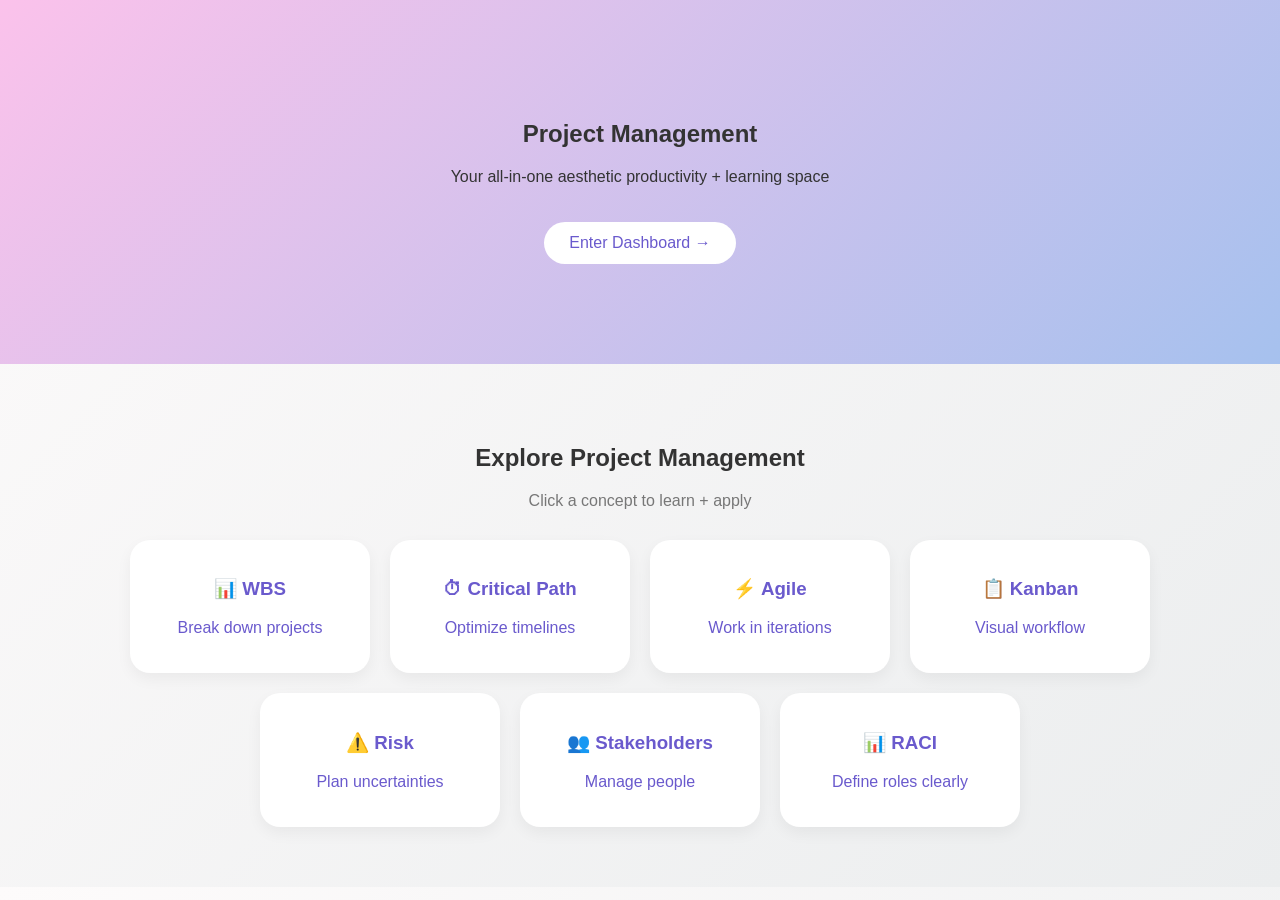
<file: index.html>
<!DOCTYPE html>
<html lang="en">
<head>
  <meta charset="UTF-8">
  <title>Project Management</title>
  <link rel="stylesheet" href="style.css">
</head>

<body>

<!-- HERO -->
<section class="hero">
  <h1>Project Management</h1>
  <p>Your all-in-one aesthetic productivity + learning space</p>
  <a href="app.html" class="cta">Enter Dashboard →</a>
</section>

<!-- LEARN SECTION (MOVED UP 🔥) -->
<section class="learn-preview">

  <h2>Explore Project Management</h2>
  <p class="subtitle">Click a concept to learn + apply</p>

  <div class="learn-grid">

    <a href="learn/wbs.html" class="learn-card">
      <h3>📊 WBS</h3>
      <p>Break down projects</p>
    </a>

    <a href="learn/critical.html" class="learn-card">
      <h3>⏱ Critical Path</h3>
      <p>Optimize timelines</p>
    </a>

    <a href="learn/agile.html" class="learn-card">
      <h3>⚡ Agile</h3>
      <p>Work in iterations</p>
    </a>

    <a href="learn/kanban.html" class="learn-card">
      <h3>📋 Kanban</h3>
      <p>Visual workflow</p>
    </a>

    <a href="learn/risk.html" class="learn-card">
      <h3>⚠️ Risk</h3>
      <p>Plan uncertainties</p>
    </a>

    <a href="learn/stakeholder.html" class="learn-card">
      <h3>👥 Stakeholders</h3>
      <p>Manage people</p>
    </a>

    <a href="learn/raci.html" class="learn-card">
        <h3>📊 RACI</h3>
        <p>Define roles clearly</p> 
    </a>

  </div>

</section>

</body>
</html>
</file>
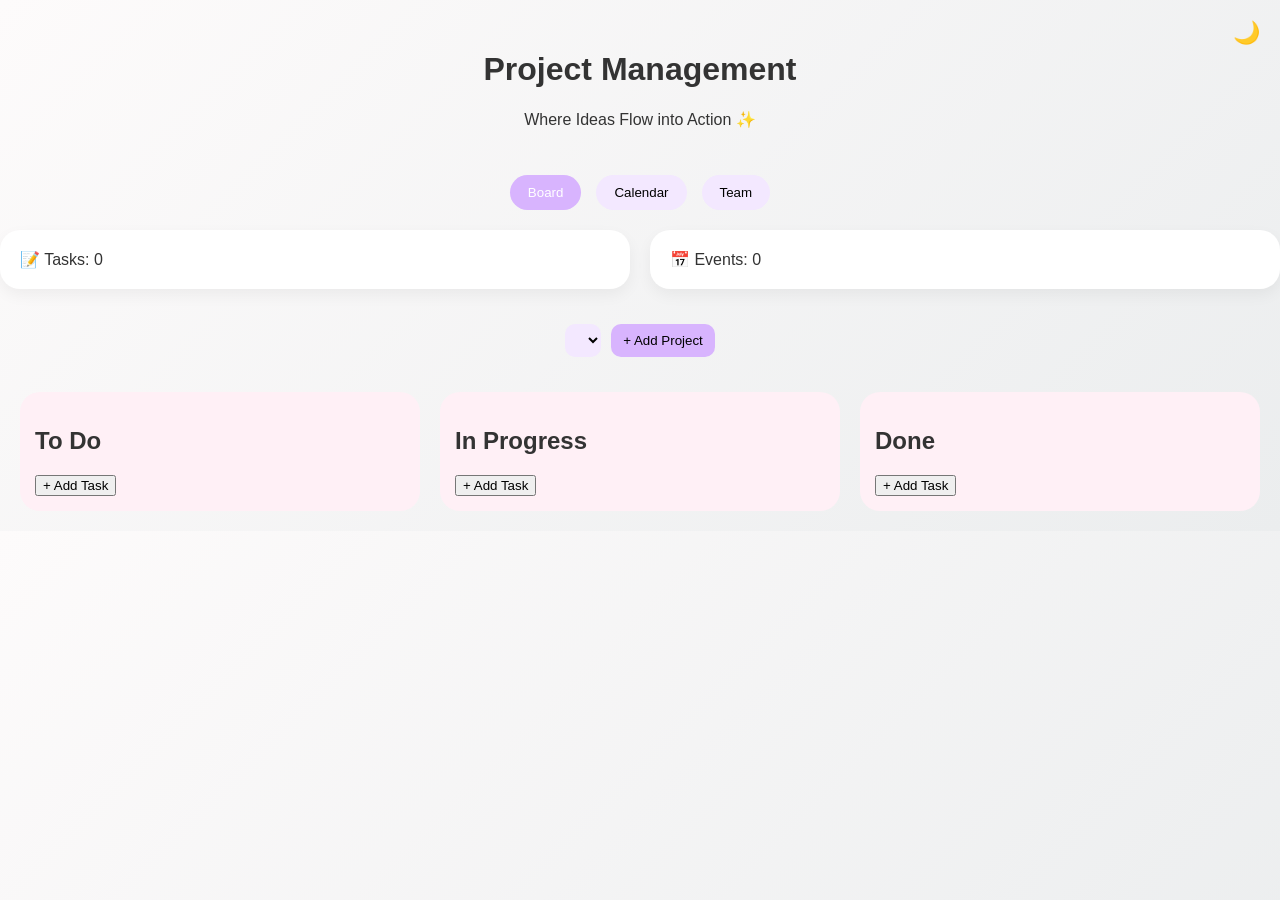
<file: app.html>
<!DOCTYPE html>
<html lang="en">
<head>
  <meta charset="UTF-8">
  <title>Project Management Dashboard</title>
  <link rel="stylesheet" href="style.css">
</head>

<body>

<header>
  <h1>Project Management</h1>
  <p>Where Ideas Flow into Action ✨</p>

  <div class="header-actions">
    <span class="icon-btn" onclick="toggleTheme()">🌙</span>
  </div>
</header>

<nav class="tabs">
  <button onclick="showTab('board', this)" class="active-tab">Board</button>
  <button onclick="showTab('calendar', this)">Calendar</button>
  <button onclick="showTab('team', this)">Team</button>
</nav>

<!-- OVERVIEW -->
<div class="overview">
  <div class="card">📝 Tasks: <span id="taskCount">0</span></div>
  <div class="card">📅 Events: <span id="eventCount">0</span></div>
</div>

<div class="project-bar">

  <select id="projectSelect" onchange="switchProject()"></select>

  <button onclick="createProject()">+ Add Project</button>

</div>

<!-- BOARD -->
<section id="board" class="tab active">
  <div class="board">

    <div class="column" id="todo">
      <h2>To Do</h2>
      <div class="task-list"></div>
      <button onclick="addTask('todo')">+ Add Task</button>
    </div>

    <div class="column" id="progress">
      <h2>In Progress</h2>
      <div class="task-list"></div>
      <button onclick="addTask('progress')">+ Add Task</button>
    </div>

    <div class="column" id="done">
      <h2>Done</h2>
      <div class="task-list"></div>
      <button onclick="addTask('done')">+ Add Task</button>
    </div>

  </div>
</section>

<!-- CALENDAR -->
<section id="calendar" class="tab">
  <h2>Monthly Planner 📅</h2>
  <div id="calendarGrid"></div>
</section>

<!-- TEAM -->
<section id="team" class="tab">
  <h2>Team Members 👥</h2>

  <div class="invite-box">
    <input type="email" id="emailInput" placeholder="Add collaborator email">
    <button onclick="addCollaborator()">Invite</button>
  </div>

  <div id="collaborators"></div>
</section>

<script src="script.js"></script>
</body>
</html>
</file>
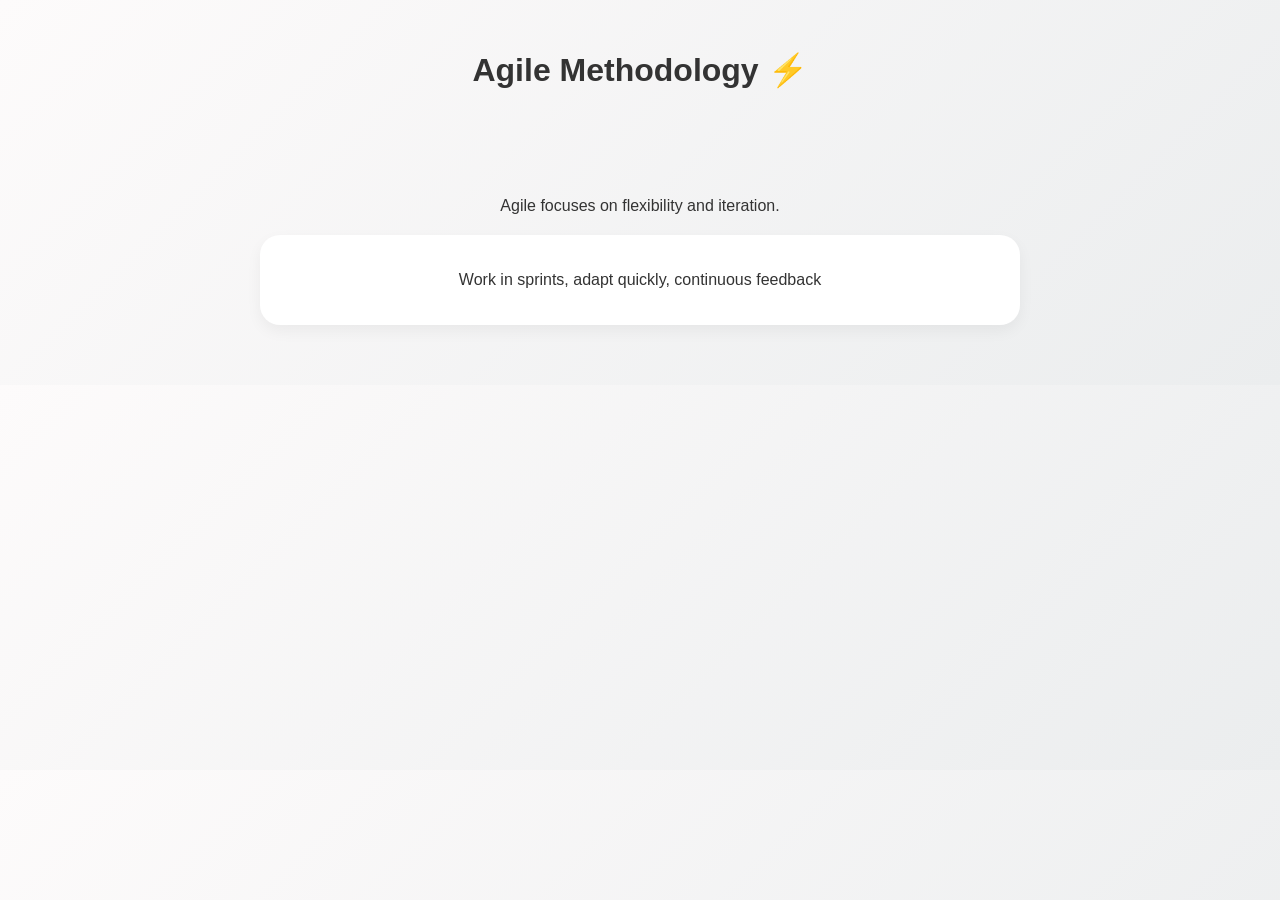
<file: learn/agile.html>
<!DOCTYPE html>
<html>
<head>
  <title>Agile</title>
  <link rel="stylesheet" href="../style.css">
</head>
<body>

<header>
  <h1>Agile Methodology ⚡</h1>
</header>

<section class="content">
  <p>Agile focuses on flexibility and iteration.</p>

  <div class="card">
    <p>Work in sprints, adapt quickly, continuous feedback</p>
  </div>
</section>

</body>
</html>
</file>
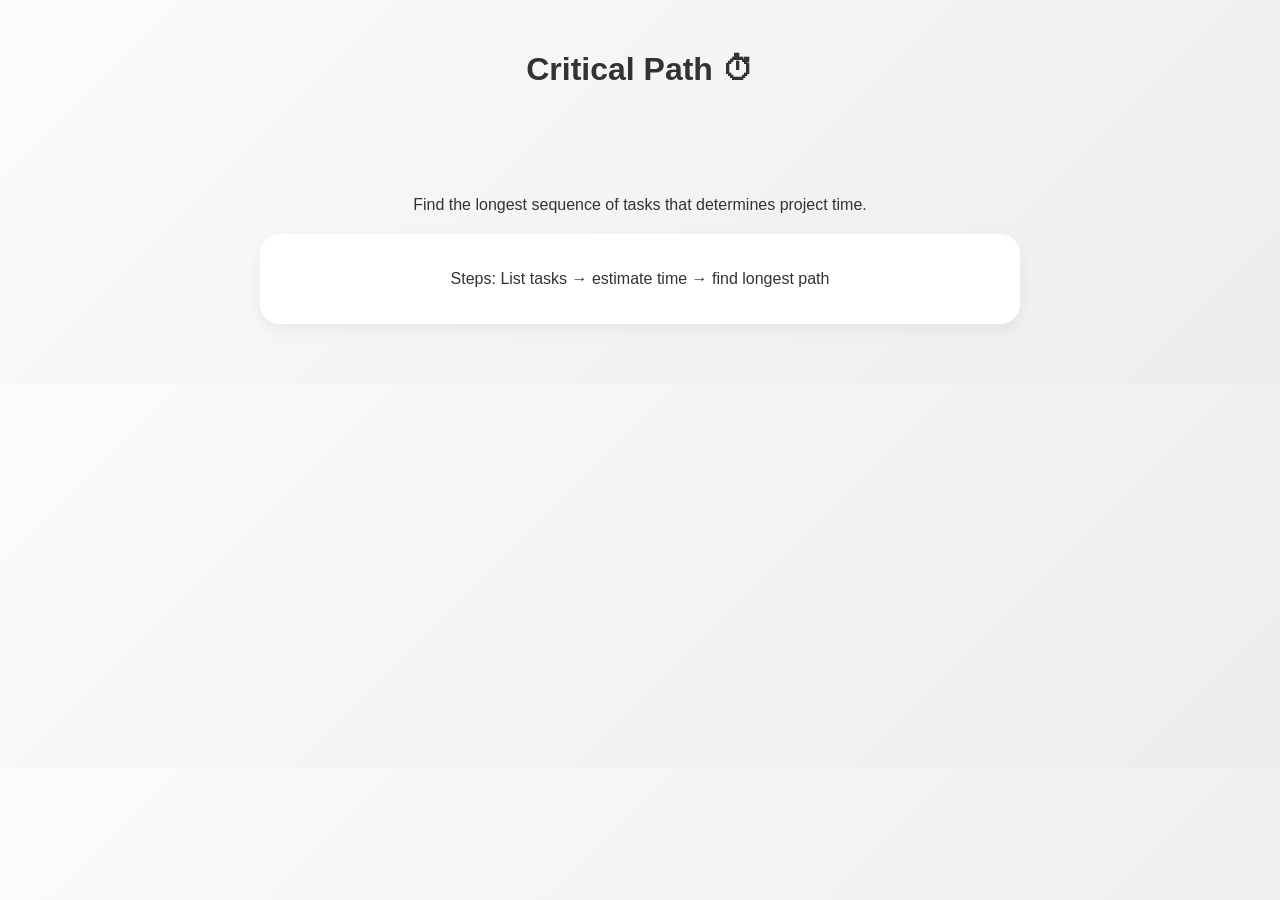
<file: learn/critical.html>
<!DOCTYPE html>
<html>
<head>
  <title>Critical Path</title>
  <link rel="stylesheet" href="../style.css">
</head>
<body>

<header>
  <h1>Critical Path ⏱</h1>
</header>

<section class="content">
  <p>Find the longest sequence of tasks that determines project time.</p>

  <div class="card">
    <p>Steps: List tasks → estimate time → find longest path</p>
  </div>
</section>

</body>
</html>
</file>
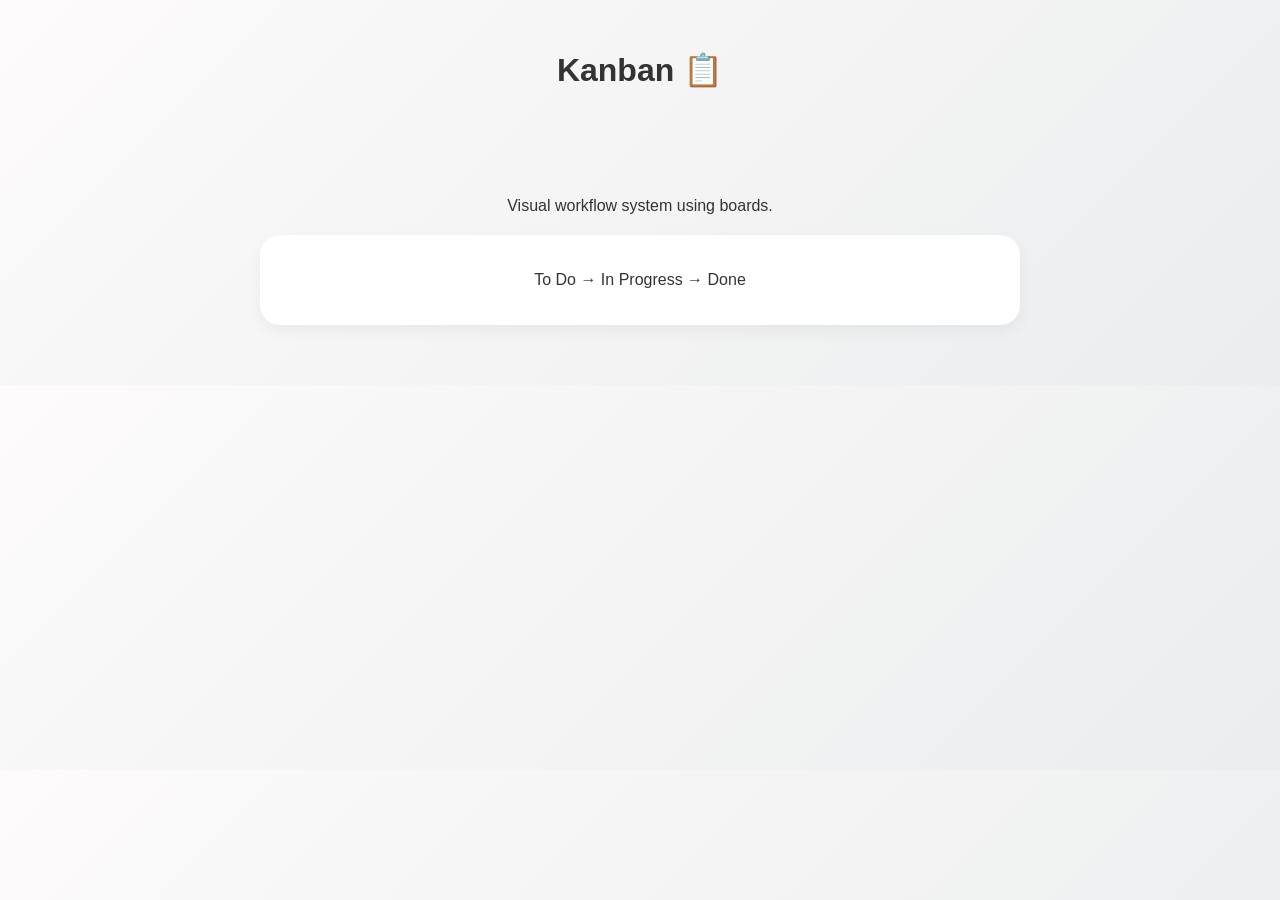
<file: learn/kanban.html>
<!DOCTYPE html>
<html>
<head>
  <title>Kanban</title>
  <link rel="stylesheet" href="../style.css">
</head>
<body>

<header>
  <h1>Kanban 📋</h1>
</header>

<section class="content">
  <p>Visual workflow system using boards.</p>

  <div class="card">
    <p>To Do → In Progress → Done</p>
  </div>
</section>

</body>
</html>
</file>
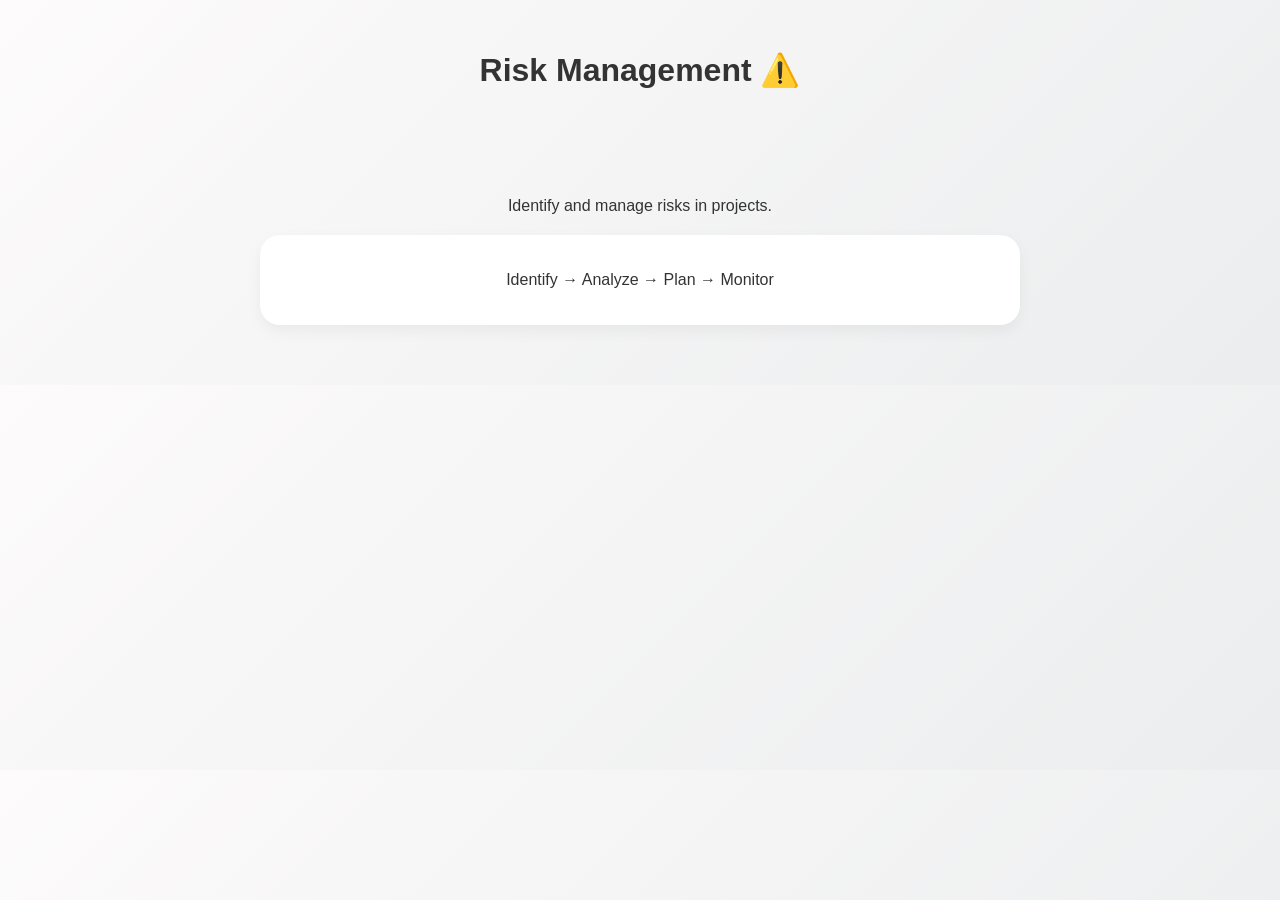
<file: learn/risk.html>
<!DOCTYPE html>
<html>
<head>
  <title>Risk Management</title>
  <link rel="stylesheet" href="../style.css">
</head>
<body>

<header>
  <h1>Risk Management ⚠️</h1>
</header>

<section class="content">
  <p>Identify and manage risks in projects.</p>

  <div class="card">
    <p>Identify → Analyze → Plan → Monitor</p>
  </div>
</section>

</body>
</html>
</file>
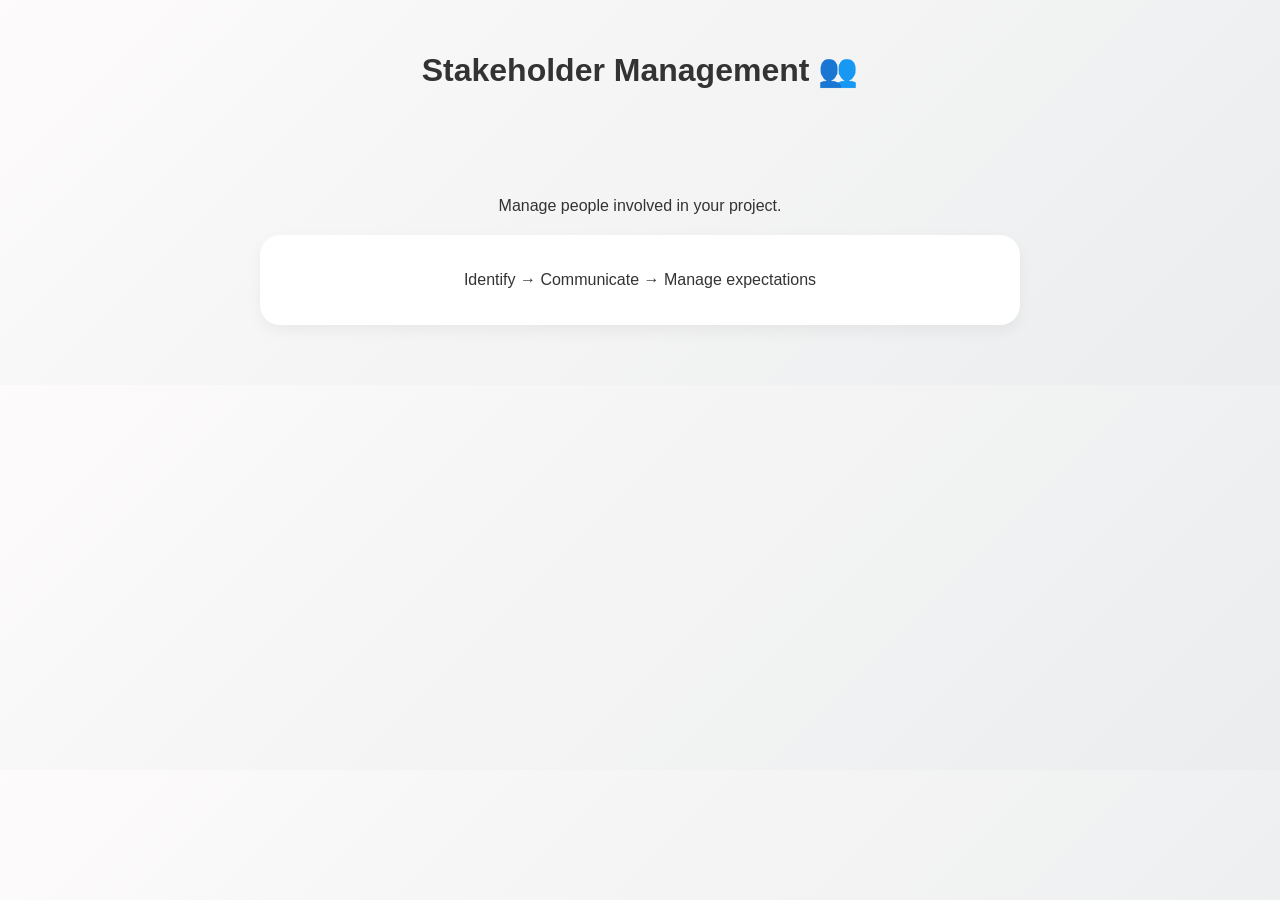
<file: learn/stakeholder.html>
<!DOCTYPE html>
<html>
<head>
  <title>Stakeholders</title>
  <link rel="stylesheet" href="../style.css">
</head>
<body>

<header>
  <h1>Stakeholder Management 👥</h1>
</header>

<section class="content">
  <p>Manage people involved in your project.</p>

  <div class="card">
    <p>Identify → Communicate → Manage expectations</p>
  </div>
</section>

</body>
</html>
</file>
<file: style.css>
body {
  margin: 0;
  font-family: 'Poppins', sans-serif;
  background: linear-gradient(135deg, #fdfbfb, #ebedee);
  color: #333;
}

/* HERO */
.hero {
  text-align: center;
  padding: 100px 20px;
  background: linear-gradient(135deg, #fbc2eb, #a6c1ee);
}

.cta {
  display: inline-block;
  margin-top: 20px;
  padding: 12px 25px;
  background: white;
  border-radius: 30px;
  text-decoration: none;
  color: #6a5acd;
}

/* FEATURES */
.features {
  display: flex;
  justify-content: space-around;
  padding: 50px;
}

.feature-card {
  background: white;
  padding: 20px;
  border-radius: 20px;
  width: 25%;
}

/* HEADER */
header {
  text-align: center;
  padding: 30px;
  position: relative;
}

.header-actions {
  position: absolute;
  right: 20px;
  top: 20px;
}

.icon-btn {
  font-size: 22px;
  cursor: pointer;
}

/* TABS */
.tabs {
  display: flex;
  justify-content: center;
  gap: 15px;
}

.tabs button {
  background: #f3e8ff;
  border: none;
  padding: 10px 18px;
  border-radius: 20px;
}

.tabs button.active-tab {
  background: #d8b4fe;
  color: white;
}

/* OVERVIEW */
.overview {
  display: flex;
  justify-content: center;
  gap: 20px;
}

.card {
  background: #f3e8ff;
  padding: 15px;
  border-radius: 15px;
}

/* TAB */
.tab { display: none; }
.tab.active { display: block; }

/* BOARD */
.board {
  display: flex;
  gap: 20px;
  padding: 20px;
}

.column {
  flex: 1;
  background: #fff0f6;
  border-radius: 20px;
  padding: 15px;
}

.task {
  background: white;
  padding: 10px;
  margin-top: 10px;
  border-radius: 12px;
  cursor: grab;
}

/* CALENDAR */
#calendarGrid {
  display: grid;
  grid-template-columns: repeat(7, 1fr);
  gap: 10px;
  padding: 20px;
}

.day {
  background: #e0f2fe;
  border-radius: 15px;
  padding: 10px;
  min-height: 80px;
}

.event {
  background: #c084fc;
  color: white;
  padding: 4px;
  border-radius: 8px;
}

/* TEAM */
.invite-box input {
  padding: 10px;
  border-radius: 20px;
  border: none;
}

#collaborators div {
  background: #e0cfff;
  padding: 6px;
  border-radius: 20px;
  margin: 5px;
}

/* HOW SECTION */
.how {
  text-align: center;
  padding: 60px 20px;
}

.how h2 {
  font-size: 2rem;
  margin-bottom: 10px;
}

.subtitle {
  color: #777;
  margin-bottom: 30px;
}

/* STEPS GRID */
.steps {
  display: flex;
  justify-content: center;
  gap: 20px;
  flex-wrap: wrap;
}

/* STEP CARDS */
.step-card {
  background: white;
  padding: 20px;
  border-radius: 20px;
  width: 220px;
  box-shadow: 0 6px 15px rgba(0,0,0,0.05);
  text-align: center;
}

.step-card h3 {
  margin-bottom: 10px;
  color: #6a5acd;
}

.learn {
  text-align: center;
  padding: 60px 20px;
}

.learn-grid {
  display: flex;
  justify-content: center;
  flex-wrap: wrap;
  gap: 20px;
  margin-top: 20px;
}

.learn-card {
  background: #fff;
  padding: 20px;
  border-radius: 20px;
  text-decoration: none;
  color: #6a5acd;
  width: 200px;
  box-shadow: 0 5px 12px rgba(0,0,0,0.05);
  transition: 0.2s;
}

.learn-card:hover {
  transform: translateY(-5px);
  background: #f3e8ff;
}

.learn-preview {
  text-align: center;
  padding: 60px 20px;
}

.learn-grid {
  display: flex;
  justify-content: center;
  flex-wrap: wrap;
  gap: 20px;
}

.learn-card {
  background: white;
  padding: 20px;
  border-radius: 20px;
  width: 200px;
  text-decoration: none;
  color: #6a5acd;
  box-shadow: 0 6px 15px rgba(0,0,0,0.05);
  transition: 0.2s;
}

.learn-card:hover {
  transform: translateY(-6px);
  background: #f3e8ff;
}

.content {
  text-align: center;
  padding: 40px;
}

.card {
  background: white;
  margin: 20px auto;
  padding: 20px;
  border-radius: 20px;
  width: 60%;
  box-shadow: 0 6px 15px rgba(0,0,0,0.05);
}

#calendarGrid {
  padding: 20px;
}

/* calendar header */
.calendar-header {
  display: flex;
  justify-content: center;
  align-items: center;
  gap: 20px;
  margin-bottom: 10px;
}

.calendar-header button {
  background: #f3e8ff;
  border: none;
  padding: 8px 12px;
  border-radius: 10px;
  cursor: pointer;
}

/* THE REAL GRID */
.calendar-grid {
  display: grid;
  grid-template-columns: repeat(7, 1fr);
  gap: 10px;
  width: 100%;
}

/* DAY NAMES */
.day-name {
  text-align: center;
  font-weight: 600;
  color: #777;
}

/* DAY BLOCKS */
.day {
  background: #e0f2fe;
  border-radius: 15px;
  padding: 12px;
  min-height: 90px;
}

.project-bar {
  display: flex;
  justify-content: center;
  gap: 10px;
  margin: 15px;
}

.project-bar select {
  padding: 8px;
  border-radius: 10px;
  border: none;
  background: #f3e8ff;
}

.project-bar button {
  background: #d8b4fe;
  border: none;
  padding: 8px 12px;
  border-radius: 10px;
  cursor: pointer;
}

.calendar-wrapper {
  width: 100%;
  max-width: 900px;
  margin: auto;
}

#calendarGrid {
  width: 100%;
  display: flex;
  justify-content: center;
}

.calendar-grid {
  width: 100%;
  display: grid;
  grid-template-columns: repeat(7, 1fr);
  gap: 10px;
}

.day {
  min-height: 90px;
  padding: 10px;
  border-radius: 15px;
  background: #e0f2fe;
}
</file>
